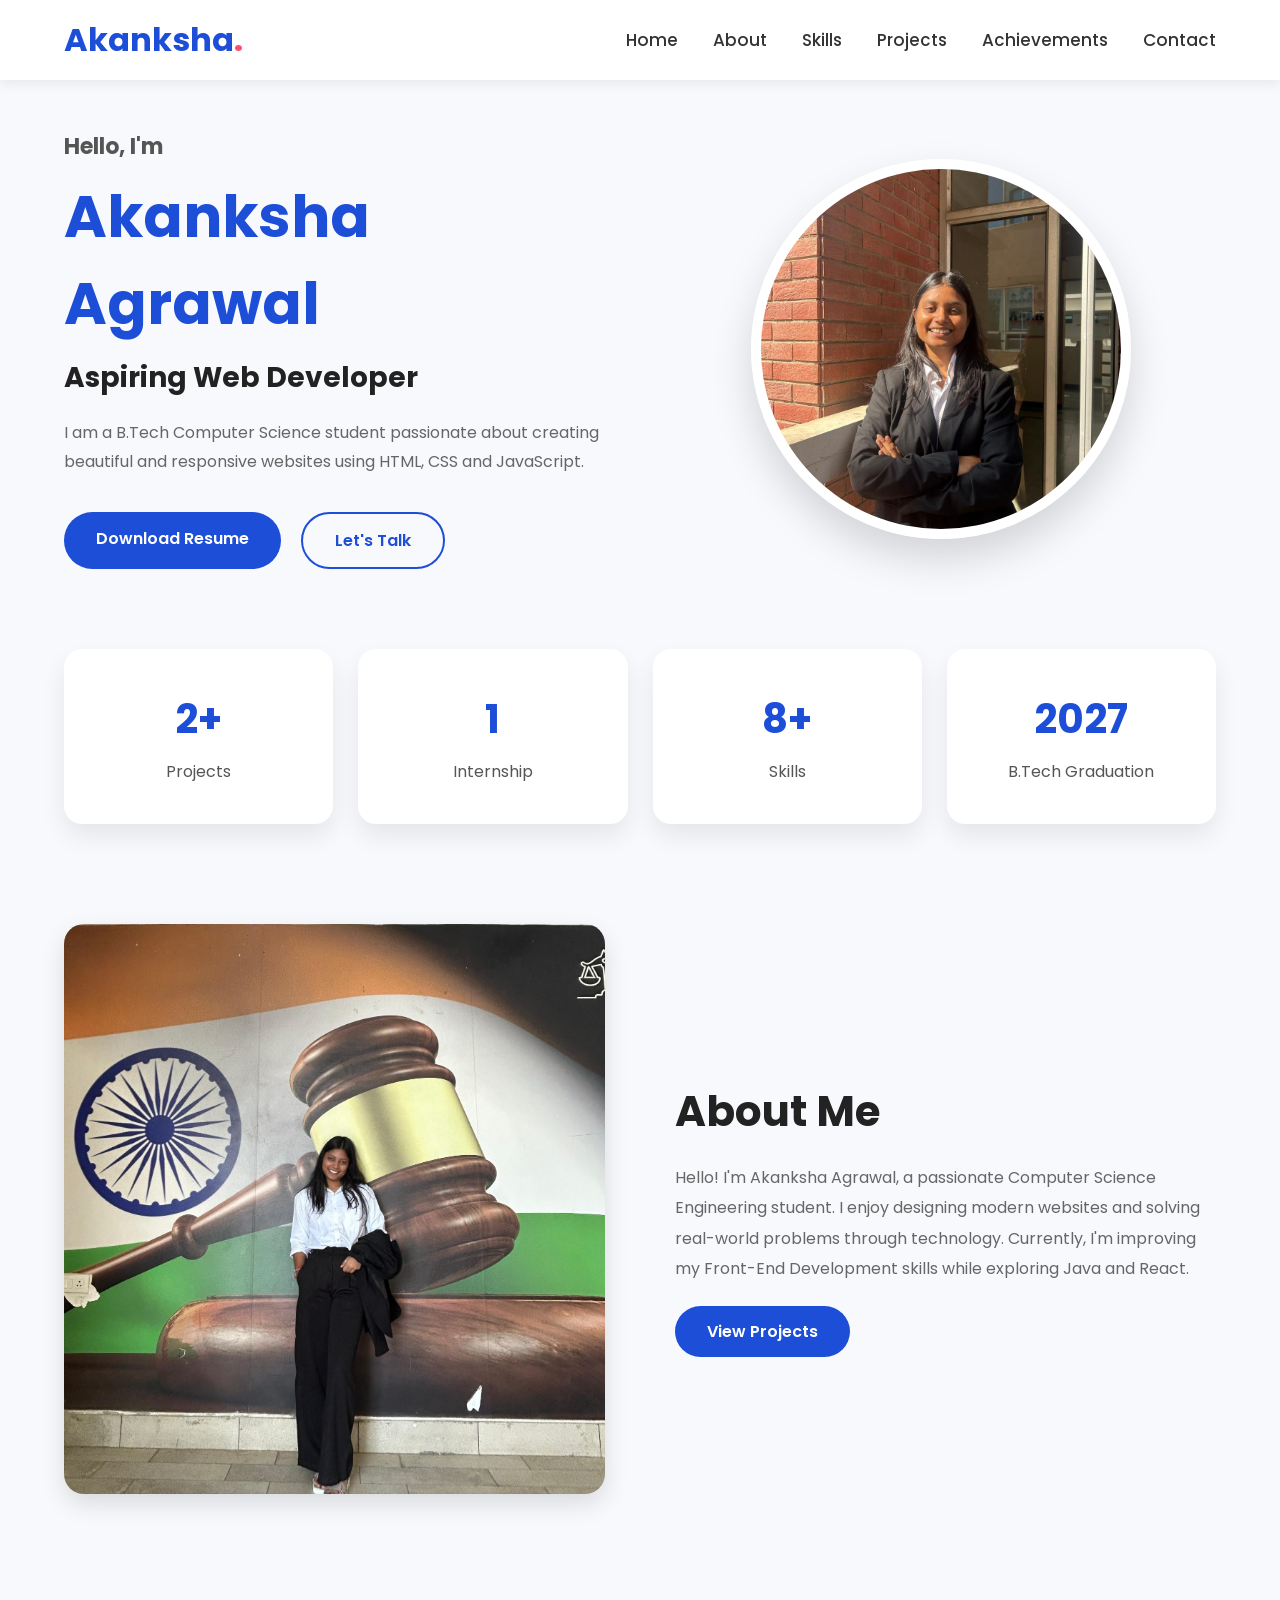
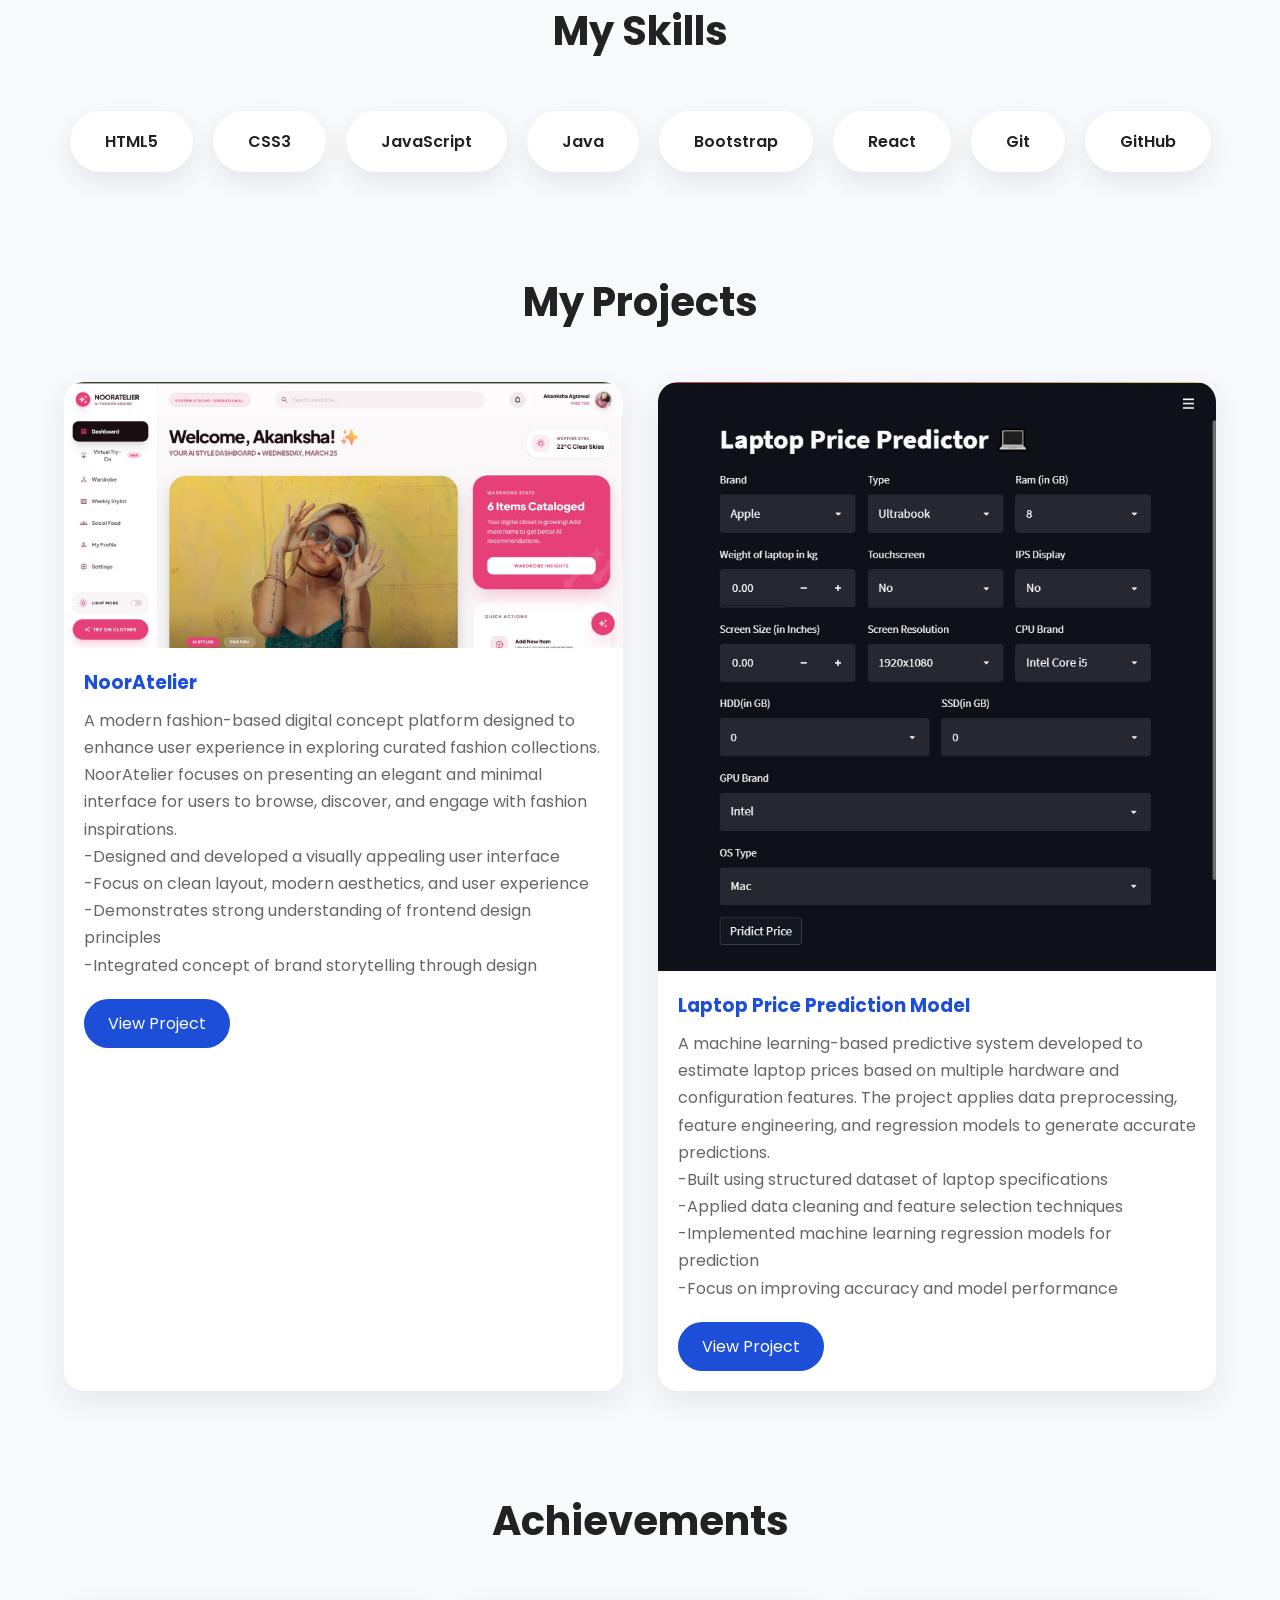
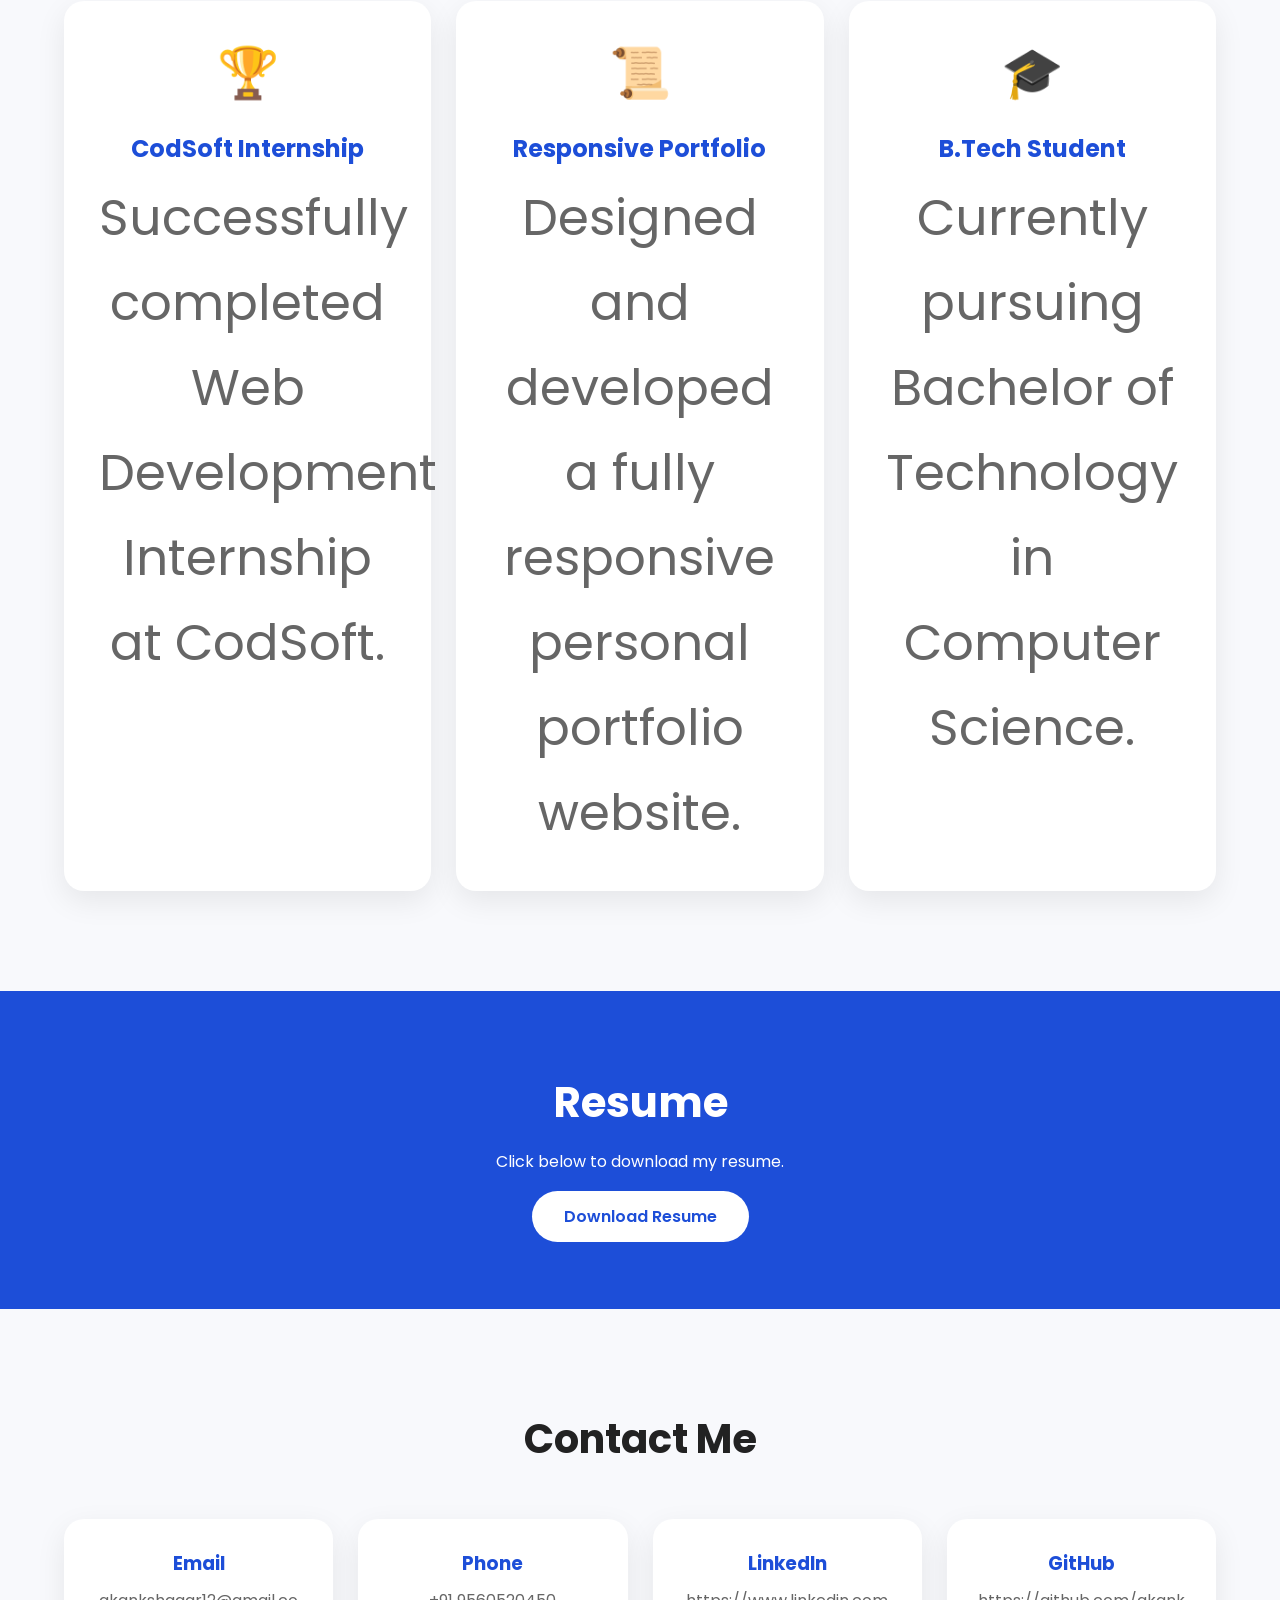
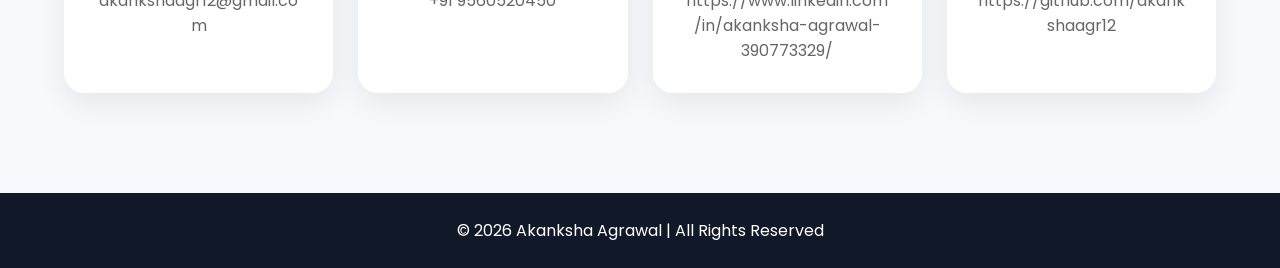
<file: CODESOFT/Task-1-Portfolio/index.html>
<!DOCTYPE html>
<html lang="en">
<head>
    <meta charset="UTF-8">
    <meta name="viewport" content="width=device-width, initial-scale=1.0">
    <title>Akanksha Agrawal | Portfolio</title>

    <link rel="stylesheet" href="style.css">

    <!-- Google Font -->
    <link href="https://fonts.googleapis.com/css2?family=Poppins:wght@300;400;500;600;700&display=swap" rel="stylesheet">
</head>

<body>

<!-- ================= NAVBAR ================= -->

<header>

<nav class="navbar">

<div class="logo">
Akanksha<span>.</span>
</div>

<ul class="nav-links">

<li><a href="#home">Home</a></li>

<li><a href="#about">About</a></li>

<li><a href="#skills">Skills</a></li>

<li><a href="#projects">Projects</a></li>

<li><a href="#achievement">Achievements</a></li>

<li><a href="#contact">Contact</a></li>

</ul>

</nav>

</header>

<!-- ================= HERO ================= -->

<section class="hero" id="home">

<div class="hero-text">

<h3>Hello, I'm</h3>

<h1>Akanksha Agrawal</h1>

<h2>Aspiring Web Developer</h2>

<p>

I am a B.Tech Computer Science student passionate about
creating beautiful and responsive websites using HTML,
CSS and JavaScript.

</p>

<div class="hero-btn">

<a href="resume/Akanksha_Resume.pdf" class="btn" download>
Download Resume
</a>

<a href="#contact" class="btn2">
Let's Talk
</a>

</div>

</div>

<div class="hero-image">

<img src="images/profile.jpeg" alt="Profile">

</div>

</section>

<!-- ================= STATS ================= -->

<section class="stats">

<div class="box">

<h2>2+</h2>

<p>Projects</p>

</div>

<div class="box">

<h2>1</h2>

<p>Internship</p>

</div>

<div class="box">

<h2>8+</h2>

<p>Skills</p>

</div>

<div class="box">

<h2>2027</h2>

<p>B.Tech Graduation</p>

</div>

</section>

<!-- ================= ABOUT ================= -->

<section class="about" id="about">

<div class="about-image">

<img src="images/profile1.jpeg">

</div>

<div class="about-text">

<h2>About Me</h2>

<p>

Hello! I'm Akanksha Agrawal, a passionate Computer
Science Engineering student.

I enjoy designing modern websites and solving real-world
problems through technology.

Currently, I'm improving my Front-End Development
skills while exploring Java and React.

</p>

<a href="#projects" class="btn">
View Projects
</a>

</div>

</section>

<!-- ================= SKILLS ================= -->

<section id="skills">

<h2 class="title">
My Skills
</h2>

<div class="skills-container">

<div class="skill">HTML5</div>

<div class="skill">CSS3</div>

<div class="skill">JavaScript</div>

<div class="skill">Java</div>

<div class="skill">Bootstrap</div>

<div class="skill">React</div>

<div class="skill">Git</div>

<div class="skill">GitHub</div>

</div>

</section>

<!-- ================= PROJECTS ================= -->

<section id="projects">

<h2 class="title">

My Projects

</h2>

<div class="project-container">

<div class="project-card">

<img src="images/project1.jpeg">

<h3>NoorAtelier</h3>

<p>

A modern fashion-based digital concept platform designed to enhance user experience in exploring curated fashion collections. NoorAtelier focuses on presenting an elegant and minimal interface for users to browse, discover, and engage with fashion inspirations.<br>

-Designed and developed a visually appealing user interface<br>
-Focus on clean layout, modern aesthetics, and user experience<br>
-Demonstrates strong understanding of frontend design principles<br>
-Integrated concept of brand storytelling through design
</p>

<a href="#">View Project</a>

</div>

<div class="project-card">

<img src="images/project2.jpeg">

<h3>Laptop Price Prediction Model</h3>

<p>

A machine learning-based predictive system developed to estimate laptop prices based on multiple hardware and configuration features. The project applies data preprocessing, feature engineering, and regression models to generate accurate predictions.<br>

-Built using structured dataset of laptop specifications<br>
-Applied data cleaning and feature selection techniques<br>
-Implemented machine learning regression models for prediction<br>
-Focus on improving accuracy and model performance

</p>

<a href="#">View Project</a>

</div>

</div>

</section>

<!-- ================= ACHIEVEMENTS ================= -->

<section id="achievement">

<h2 class="title">

Achievements

</h2>

<div class="achievement-container">

<div class="achievement-card">

🏆

<h3>CodSoft Internship</h3>

<p>

Successfully completed Web Development Internship
at CodSoft.

</p>

</div>

<div class="achievement-card">

📜

<h3>Responsive Portfolio</h3>

<p>

Designed and developed a fully responsive personal
portfolio website.

</p>

</div>

<div class="achievement-card">

🎓

<h3>B.Tech Student</h3>

<p>

Currently pursuing Bachelor of Technology in
Computer Science.

</p>

</div>

</div>

</section>

<!-- ================= RESUME ================= -->

<section class="resume">

<h2>

Resume

</h2>

<p>

Click below to download my resume.

</p>

<a href="resume/Akanksha_Resume.pdf"
download
class="btn">

Download Resume

</a>

</section>

<!-- ================= CONTACT ================= -->

<section id="contact">

<h2 class="title">

Contact Me

</h2>

<div class="contact-container">

<div class="contact-box">

<h3>Email</h3>

<p>akankshaagr12@gmail.com</p>

</div>

<div class="contact-box">

<h3>Phone</h3>

<p>+91 9560520450</p>

</div>

<div class="contact-box">

<h3>LinkedIn</h3>

<p>https://www.linkedin.com/in/akanksha-agrawal-390773329/</p>

</div>

<div class="contact-box">

<h3>GitHub</h3>

<p>https://github.com/akankshaagr12</p>

</div>

</div>

</section>

<!-- ================= FOOTER ================= -->

<footer>

<p>

© 2026 Akanksha Agrawal | All Rights Reserved

</p>

</footer>

</body>

</html>
</file>
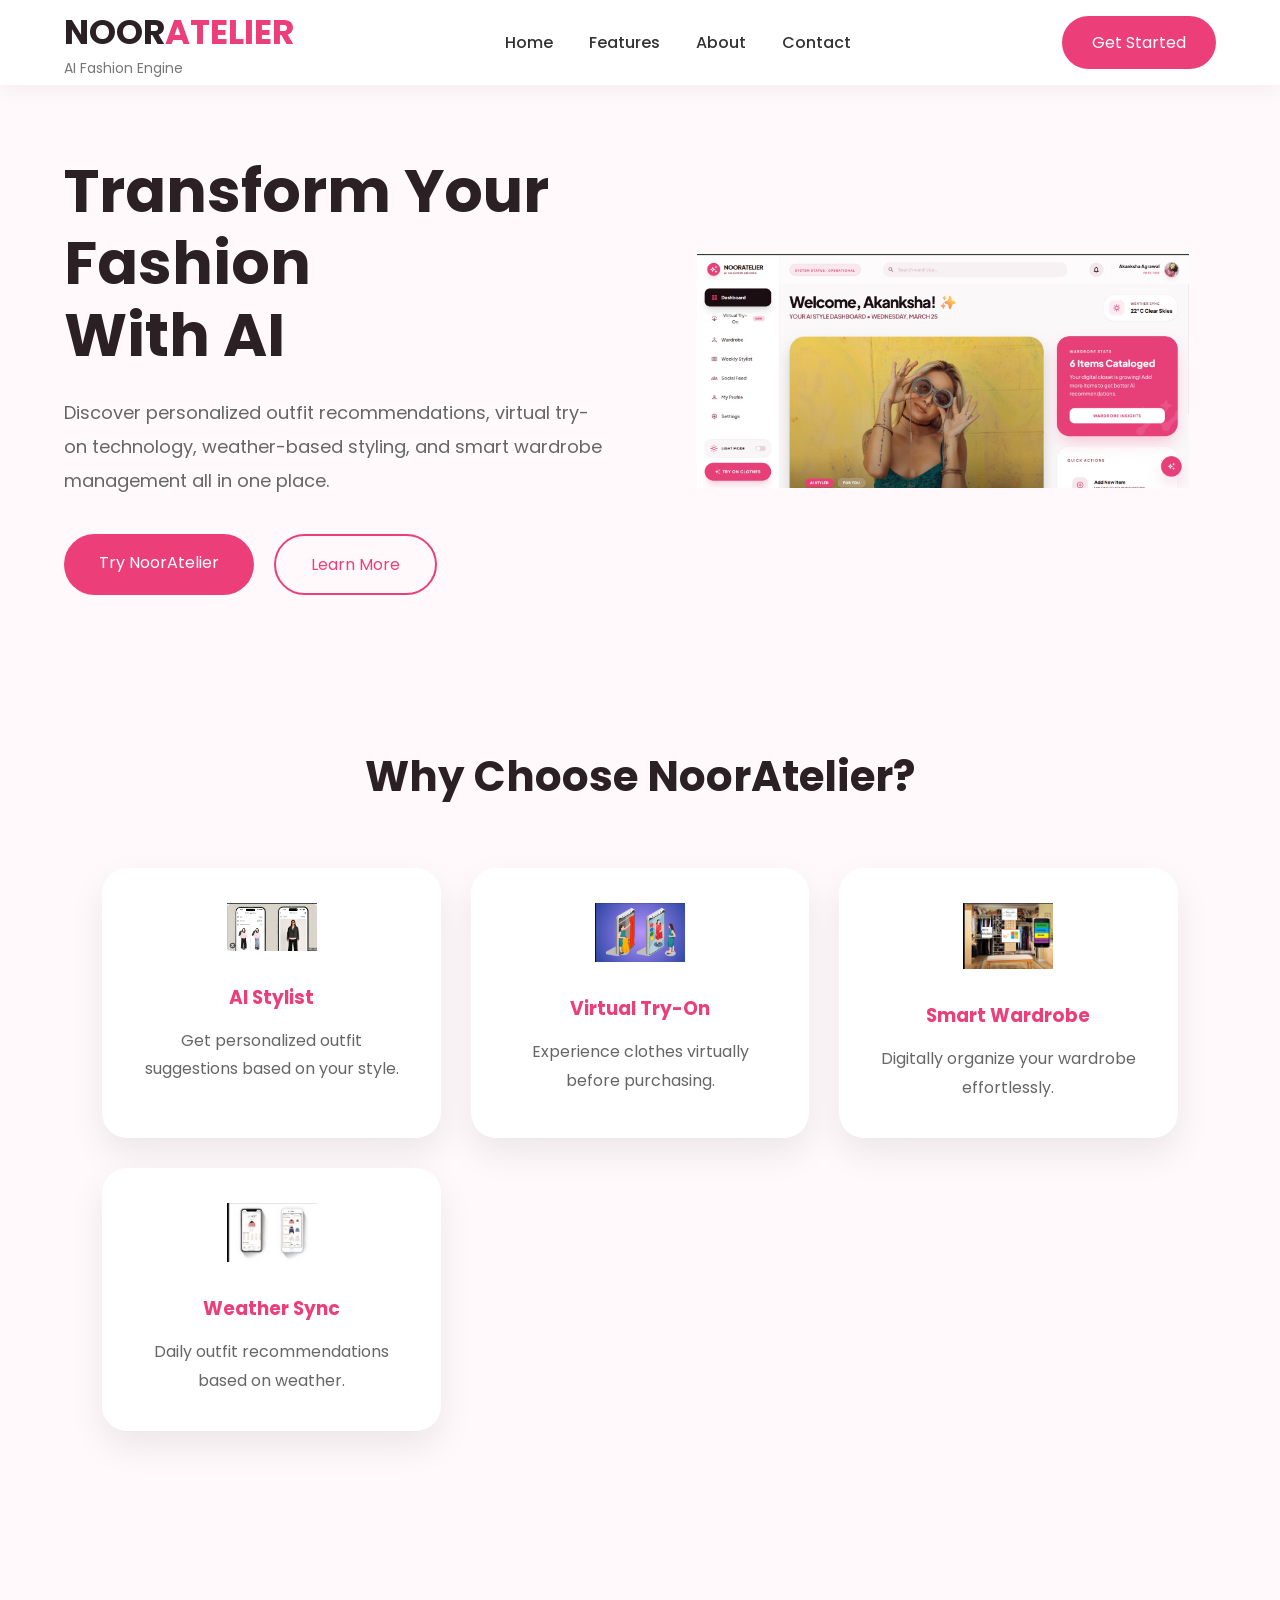
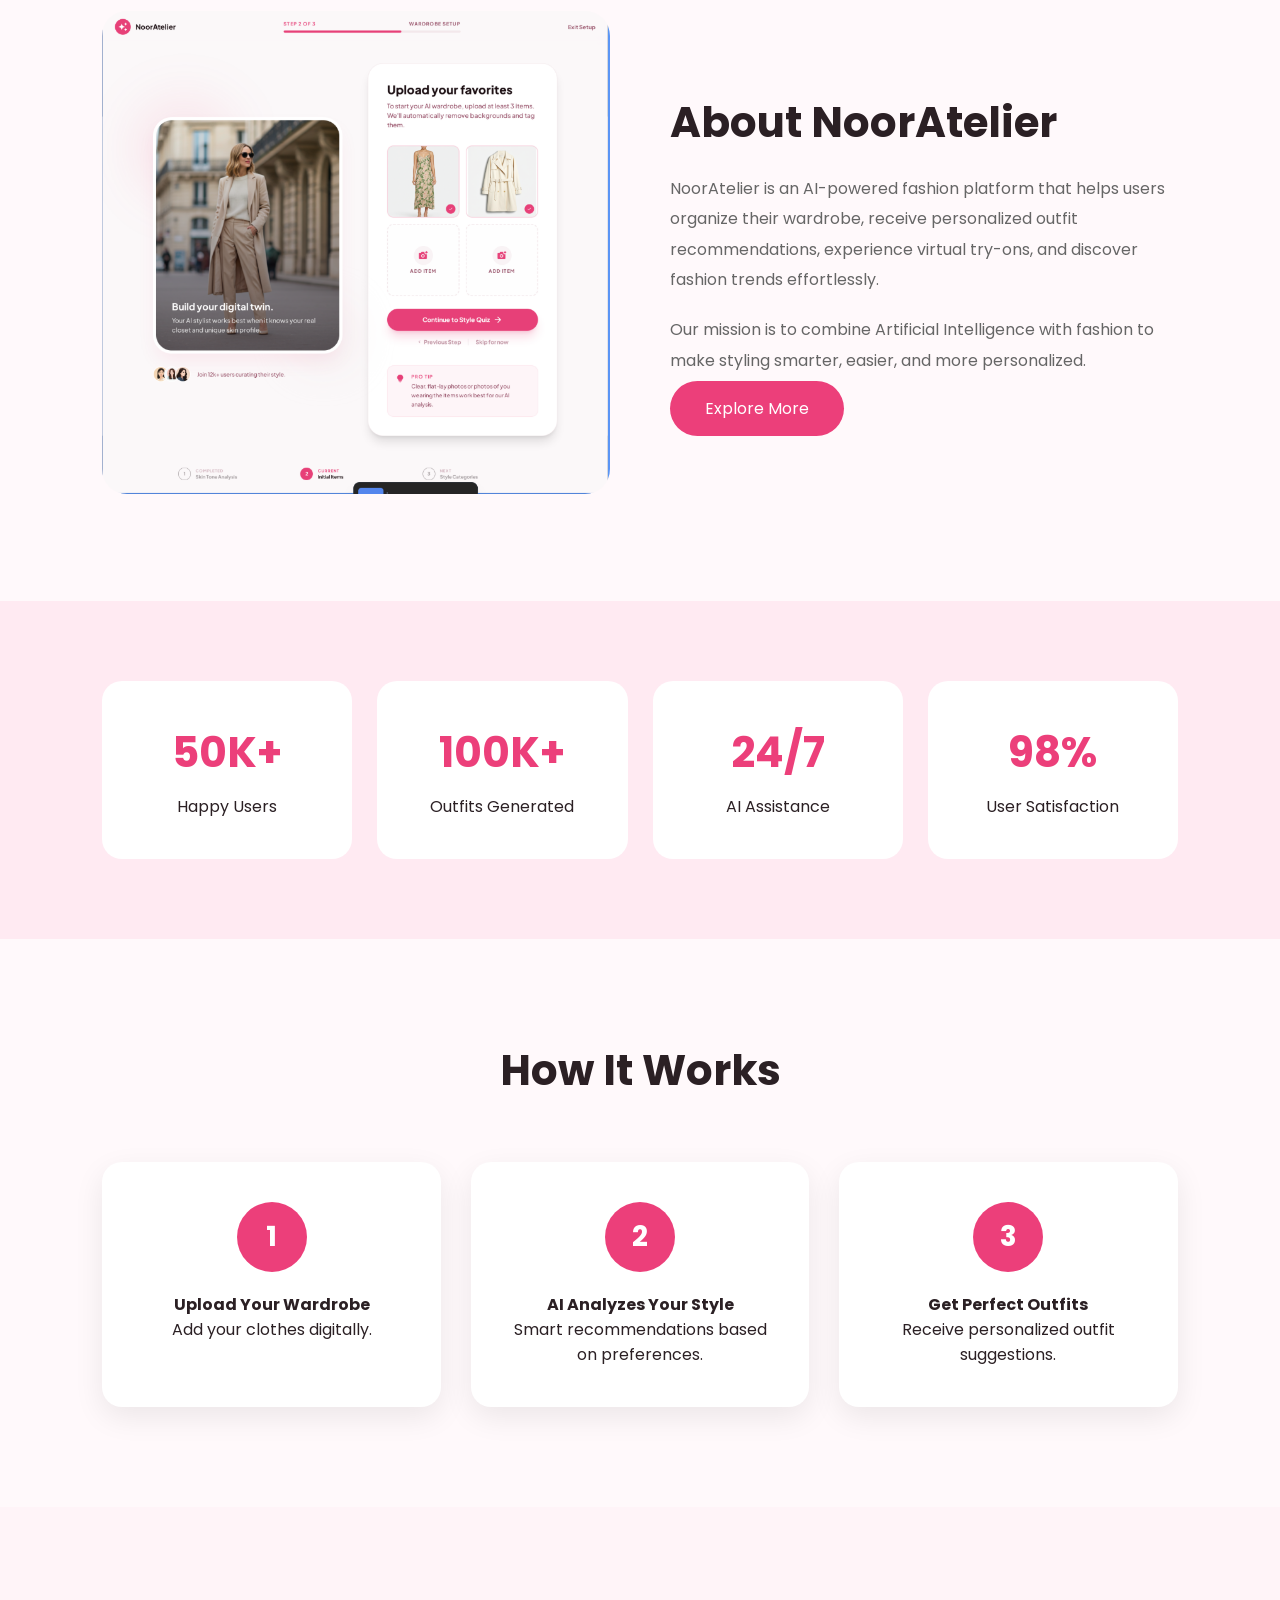
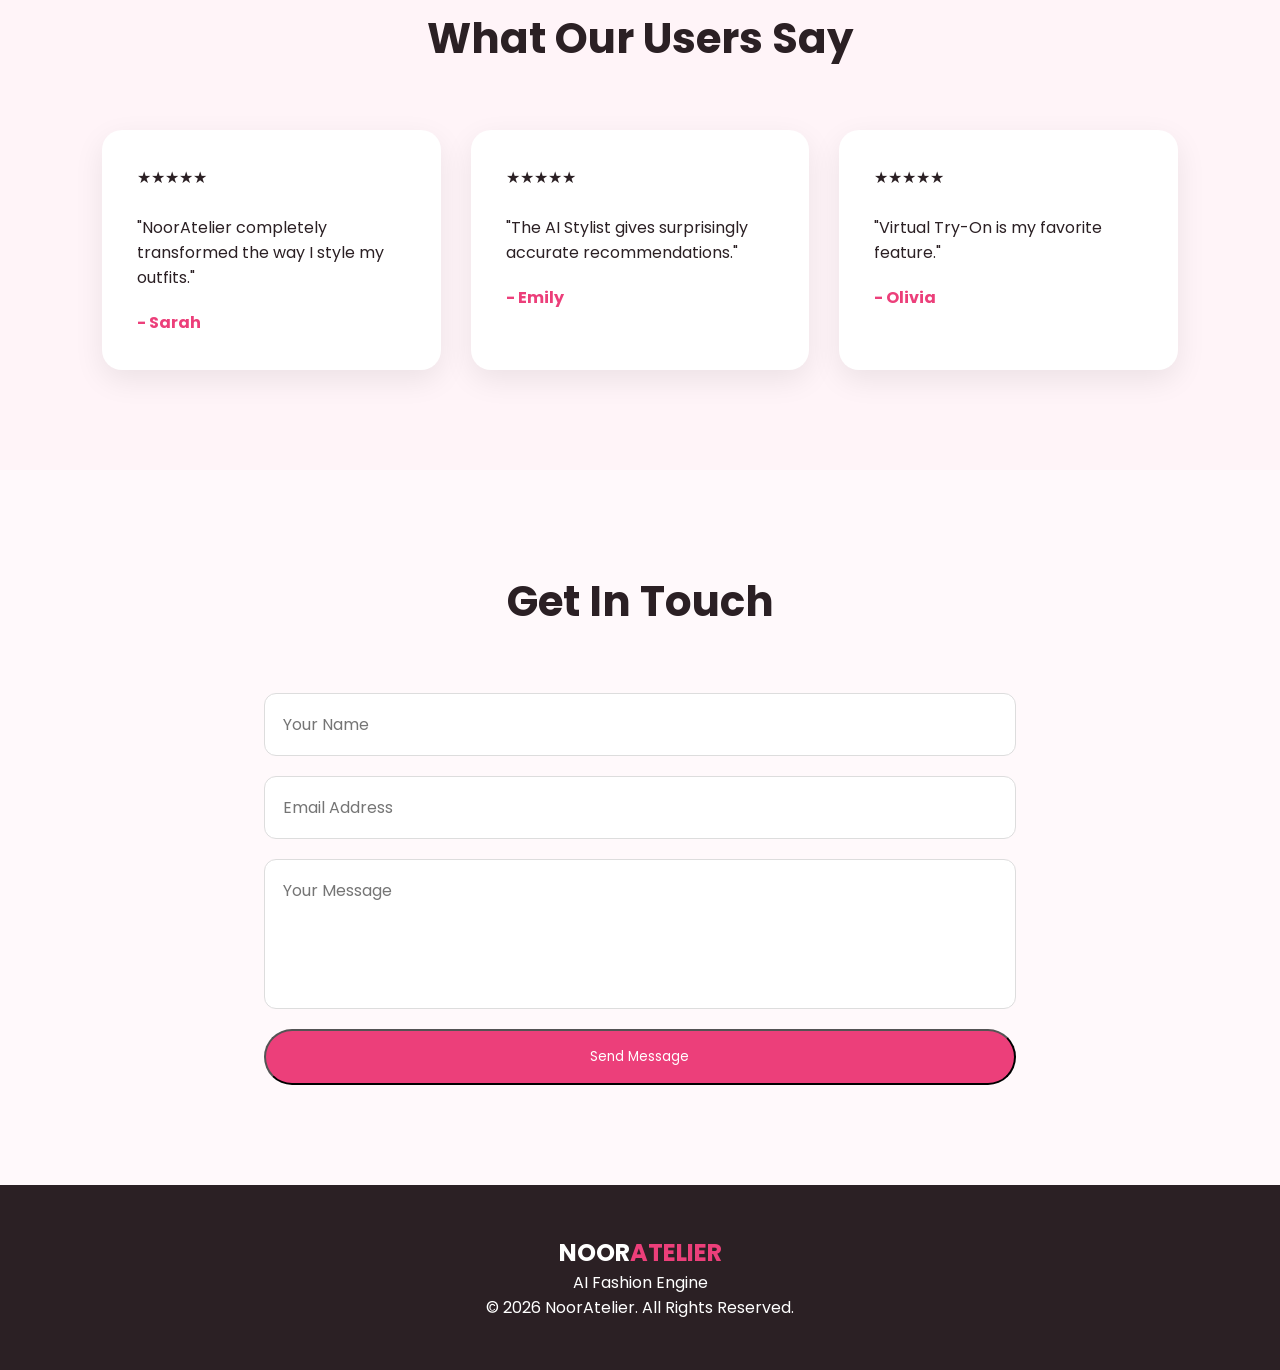
<file: CODESOFT/Task-2-Landing-Page/index.html>
<!DOCTYPE html>
<html lang="en">

<head>

<meta charset="UTF-8">
<meta name="viewport" content="width=device-width, initial-scale=1.0">

<title>NoorAtelier</title>

<link rel="stylesheet" href="style.css">

<link href="https://fonts.googleapis.com/css2?family=Poppins:wght@300;400;500;600;700&display=swap" rel="stylesheet">

</head>

<body>

<!-- ================= NAVBAR ================= -->

<header>

<nav class="navbar">

<div class="logo">

<h2>NOOR<span>ATELIER</span></h2>

<p>AI Fashion Engine</p>

</div>

<ul>

<li><a href="#">Home</a></li>

<li><a href="#features">Features</a></li>

<li><a href="#about">About</a></li>

<li><a href="#contact">Contact</a></li>

</ul>

<a href="#" class="nav-btn">Get Started</a>

</nav>

</header>

<!-- ================= HERO ================= -->

<section class="hero">

<div class="hero-text">

<h1>

Transform Your Fashion <br>

With AI

</h1>

<p>

Discover personalized outfit recommendations,

virtual try-on technology,

weather-based styling,

and smart wardrobe management

all in one place.

</p>

<div class="buttons">

<a href="#" class="pink-btn">

Try NoorAtelier

</a>

<a href="#" class="white-btn">

Learn More

</a>

</div>

</div>

<div class="hero-image">

<img src="images/hero.jpeg">

</div>

</section>

<!-- ================= FEATURES ================= -->

<section id="features">

<h2 class="title">

Why Choose NoorAtelier?

</h2>

<div class="feature-container">

<div class="feature-card">

<img src="images/ai.jpeg">

<h3>AI Stylist</h3>

<p>

Get personalized outfit suggestions based on your style.

</p>

</div>

<div class="feature-card">

<img src="images/tryon.jpeg">

<h3>Virtual Try-On</h3>

<p>

Experience clothes virtually before purchasing.

</p>

</div>

<div class="feature-card">

<img src="images/wardrobe.png">

<h3>Smart Wardrobe</h3>

<p>

Digitally organize your wardrobe effortlessly.

</p>

</div>

<div class="feature-card">

<img src="images/weather.jpeg">

<h3>Weather Sync</h3>

<p>

Daily outfit recommendations based on weather.

</p>

</div>

</div>

</section>
<!-- ================= ABOUT ================= -->

<section id="about">

<div class="about-image">

<img src="images/fashion.png" alt="About NoorAtelier">

</div>

<div class="about-text">

<h2>About NoorAtelier</h2>

<p>

NoorAtelier is an AI-powered fashion platform that helps users organize
their wardrobe, receive personalized outfit recommendations,
experience virtual try-ons, and discover fashion trends effortlessly.

</p>

<p>

Our mission is to combine Artificial Intelligence with fashion to make
styling smarter, easier, and more personalized.

</p>

<a href="#" class="pink-btn">Explore More</a>

</div>

</section>

<!-- ================= STATS ================= -->

<section class="stats">

<div class="stat-box">

<h2>50K+</h2>

<p>Happy Users</p>

</div>

<div class="stat-box">

<h2>100K+</h2>

<p>Outfits Generated</p>

</div>

<div class="stat-box">

<h2>24/7</h2>

<p>AI Assistance</p>

</div>

<div class="stat-box">

<h2>98%</h2>

<p>User Satisfaction</p>

</div>

</section>

<!-- ================= HOW IT WORKS ================= -->

<section class="steps">

<h2 class="title">How It Works</h2>

<div class="step-container">

<div class="step">

<h3>1</h3>

<h4>Upload Your Wardrobe</h4>

<p>Add your clothes digitally.</p>

</div>

<div class="step">

<h3>2</h3>

<h4>AI Analyzes Your Style</h4>

<p>Smart recommendations based on preferences.</p>

</div>

<div class="step">

<h3>3</h3>

<h4>Get Perfect Outfits</h4>

<p>Receive personalized outfit suggestions.</p>

</div>

</div>

</section>

<!-- ================= TESTIMONIAL ================= -->

<section class="testimonial">

<h2 class="title">What Our Users Say</h2>

<div class="testimonial-container">

<div class="review">

<p>

★★★★★

<br><br>

"NoorAtelier completely transformed the way I style my outfits."

</p>

<h4>- Sarah</h4>

</div>

<div class="review">

<p>

★★★★★

<br><br>

"The AI Stylist gives surprisingly accurate recommendations."

</p>

<h4>- Emily</h4>

</div>

<div class="review">

<p>

★★★★★

<br><br>

"Virtual Try-On is my favorite feature."

</p>

<h4>- Olivia</h4>

</div>

</div>

</section>

<!-- ================= CONTACT ================= -->

<section id="contact">

<h2 class="title">Get In Touch</h2>

<div class="contact-box">

<input type="text" placeholder="Your Name">

<input type="email" placeholder="Email Address">

<textarea placeholder="Your Message"></textarea>

<button class="pink-btn">Send Message</button>

</div>

</section>

<!-- ================= FOOTER ================= -->

<footer>

<h2>NOOR<span>ATELIER</span></h2>

<p>

AI Fashion Engine

</p>

<p>

© 2026 NoorAtelier. All Rights Reserved.

</p>

</footer>

</body>

</html>

</body>

</html>
</file>
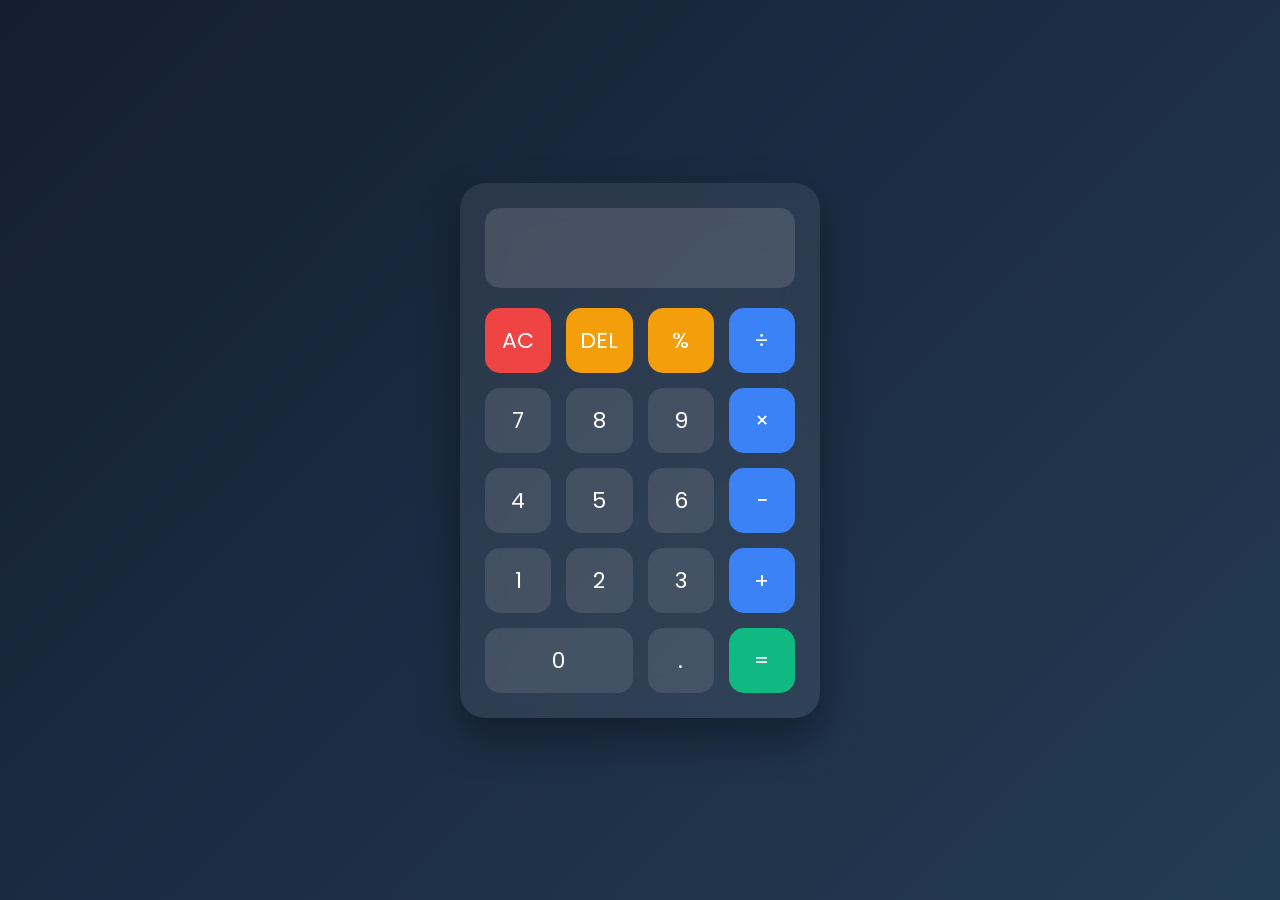
<file: CODESOFT/Task-3-Calculator/index.html>
<!DOCTYPE html>
<html lang="en">
<head>
<meta charset="UTF-8">
<meta name="viewport" content="width=device-width, initial-scale=1.0">

<title>Modern Calculator</title>

<link rel="stylesheet" href="style.css">

<link rel="preconnect" href="https://fonts.googleapis.com">
<link href="https://fonts.googleapis.com/css2?family=Poppins:wght@400;500;600&display=swap" rel="stylesheet">

</head>
<body>

<div class="calculator">

    <input type="text" id="display" readonly>

    <div class="buttons">

        <button class="red" onclick="clearDisplay()">AC</button>
        <button class="orange" onclick="deleteLast()">DEL</button>
        <button class="orange" onclick="append('%')">%</button>
        <button class="blue" onclick="append('/')">÷</button>

        <button onclick="append('7')">7</button>
        <button onclick="append('8')">8</button>
        <button onclick="append('9')">9</button>
        <button class="blue" onclick="append('*')">×</button>

        <button onclick="append('4')">4</button>
        <button onclick="append('5')">5</button>
        <button onclick="append('6')">6</button>
        <button class="blue" onclick="append('-')">−</button>

        <button onclick="append('1')">1</button>
        <button onclick="append('2')">2</button>
        <button onclick="append('3')">3</button>
        <button class="blue" onclick="append('+')">+</button>

        <button class="zero" onclick="append('0')">0</button>
        <button onclick="append('.')">.</button>
        <button class="equal" onclick="calculate()">=</button>

    </div>

</div>

<script src="script.js"></script>

</body>
</html>
</file>
<file: CODESOFT/Task-1-Portfolio/style.css>
/*==========================
Google Font
==========================*/

@import url('https://fonts.googleapis.com/css2?family=Poppins:wght@300;400;500;600;700;800&display=swap');

*{
    margin:0;
    padding:0;
    box-sizing:border-box;
    scroll-behavior:smooth;
    font-family:'Poppins',sans-serif;
}

body{
    background:#f8f9fc;
    color:#222;
    overflow-x:hidden;
}

/*==========================
Navbar
==========================*/

header{
    width:100%;
    position:fixed;
    top:0;
    left:0;
    background:#fff;
    box-shadow:0 3px 12px rgba(0,0,0,.08);
    z-index:1000;
}

.navbar{
    width:90%;
    margin:auto;
    display:flex;
    justify-content:space-between;
    align-items:center;
    height:80px;
}

.logo{
    font-size:32px;
    font-weight:700;
    color:#1d4ed8;
}

.logo span{
    color:#ff4d6d;
}

.nav-links{
    display:flex;
    list-style:none;
}

.nav-links li{
    margin-left:35px;
}

.nav-links a{
    text-decoration:none;
    color:#333;
    font-size:17px;
    font-weight:500;
    transition:.3s;
}

.nav-links a:hover{
    color:#1d4ed8;
}

/*==========================
Hero
==========================*/

.hero{
    width:90%;
    margin:130px auto 80px;
    display:flex;
    justify-content:space-between;
    align-items:center;
    gap:50px;
}

.hero-text{
    flex:1;
}

.hero-text h3{
    font-size:22px;
    color:#555;
}

.hero-text h1{
    font-size:58px;
    color:#1d4ed8;
    margin:10px 0;
}

.hero-text h2{
    font-size:28px;
    margin-bottom:20px;
}

.hero-text p{
    line-height:1.8;
    color:#666;
    margin-bottom:35px;
}

.hero-btn{
    display:flex;
    gap:20px;
}

.btn{
    background:#1d4ed8;
    color:white;
    text-decoration:none;
    padding:14px 32px;
    border-radius:50px;
    transition:.3s;
    font-weight:600;
}

.btn:hover{
    background:#143ea8;
}

.btn2{
    text-decoration:none;
    border:2px solid #1d4ed8;
    color:#1d4ed8;
    padding:14px 32px;
    border-radius:50px;
    transition:.3s;
    font-weight:600;
}

.btn2:hover{
    background:#1d4ed8;
    color:white;
}

.hero-image{
    flex:1;
    display:flex;
    justify-content:center;
}

.hero-image img{
    width:380px;
    height:380px;
    object-fit:cover;
    border-radius:50%;
    border:10px solid white;
    box-shadow:0 20px 40px rgba(0,0,0,.15);
}

/*==========================
Stats
==========================*/

.stats{
    width:90%;
    margin:auto;
    display:grid;
    grid-template-columns:repeat(4,1fr);
    gap:25px;
}

.box{
    background:white;
    padding:40px;
    text-align:center;
    border-radius:18px;
    box-shadow:0 12px 25px rgba(0,0,0,.08);
    transition:.4s;
}

.box:hover{
    transform:translateY(-10px);
}

.box h2{
    color:#1d4ed8;
    font-size:40px;
}

.box p{
    margin-top:10px;
    color:#555;
}

/*==========================
About
==========================*/

.about{
    width:90%;
    margin:100px auto;
    display:flex;
    align-items:center;
    gap:70px;
}

.about-image{
    flex:1;
}

.about-image img{
    width:100%;
    border-radius:20px;
    box-shadow:0 10px 25px rgba(0,0,0,.12);
}

.about-text{
    flex:1;
}

.about-text h2{
    font-size:42px;
    margin-bottom:20px;
}

.about-text p{
    line-height:1.9;
    color:#666;
    margin-bottom:35px;
}

/*==========================
Skills
==========================*/

#skills{
    width:90%;
    margin:100px auto;
}

.title{
    text-align:center;
    font-size:40px;
    margin-bottom:50px;
}

.skills-container{
    display:flex;
    flex-wrap:wrap;
    justify-content:center;
    gap:20px;
}

.skill{
    background:white;
    padding:18px 35px;
    border-radius:50px;
    box-shadow:0 10px 25px rgba(0,0,0,.08);
    transition:.4s;
    font-weight:600;
}

.skill:hover{
    background:#1d4ed8;
    color:white;
    transform:scale(1.08);
}
/*==========================
Projects
==========================*/

#projects{
    width:90%;
    margin:100px auto;
}

.project-container{
    display:grid;
    grid-template-columns:repeat(auto-fit,minmax(320px,1fr));
    gap:35px;
}

.project-card{
    background:#fff;
    border-radius:20px;
    overflow:hidden;
    box-shadow:0 10px 30px rgba(0,0,0,.08);
    transition:.4s;
}

.project-card:hover{
    transform:translateY(-10px);
    box-shadow:0 20px 40px rgba(0,0,0,.15);
}

.project-card img{
    width:100%;
    height:auto;
    display:block;
    object-fit:contain;
}

.project-card h3{
    padding:20px 20px 10px;
    color:#1d4ed8;
}

.project-card p{
    padding:0 20px;
    color:#666;
    line-height:1.7;
}

.project-card a{
    display:inline-block;
    margin:20px;
    padding:12px 24px;
    background:#1d4ed8;
    color:#fff;
    text-decoration:none;
    border-radius:30px;
    transition:.3s;
}

.project-card a:hover{
    background:#143ea8;
}

/*==========================
Achievements
==========================*/

#achievement{
    width:90%;
    margin:100px auto;
}

.achievement-container{
    display:grid;
    grid-template-columns:repeat(auto-fit,minmax(250px,1fr));
    gap:25px;
}

.achievement-card{
    background:#fff;
    border-radius:20px;
    padding:35px;
    text-align:center;
    box-shadow:0 10px 30px rgba(0,0,0,.08);
    transition:.4s;
}

.achievement-card:hover{
    transform:translateY(-8px);
}

.achievement-card{
    font-size:50px;
}

.achievement-card h3{
    margin:20px 0 10px;
    color:#1d4ed8;
    font-size:24px;
}

.achievement-card p{
    color:#666;
    line-height:1.7;
}

/*==========================
Resume
==========================*/

.resume{
    background:#1d4ed8;
    color:#fff;
    text-align:center;
    padding:80px 20px;
}

.resume h2{
    font-size:42px;
    margin-bottom:15px;
}

.resume p{
    margin-bottom:30px;
}

.resume .btn{
    background:#fff;
    color:#1d4ed8;
}

.resume .btn:hover{
    background:#f2f2f2;
}

/*==========================
Contact
==========================*/

#contact{
    width:90%;
    margin:100px auto;
}

.contact-container{
    display:grid;
    grid-template-columns:repeat(auto-fit,minmax(220px,1fr));
    gap:25px;
}

.contact-box{
    background:#fff;
    padding:30px;
    text-align:center;
    border-radius:20px;
    box-shadow:0 10px 30px rgba(0,0,0,.08);
    transition:.3s;
}

.contact-box:hover{
    transform:translateY(-8px);
}

.contact-box h3{
    color:#1d4ed8;
    margin-bottom:10px;
}

.contact-box p{
    color:#666;
    word-wrap:break-word;
}

/*==========================
Footer
==========================*/

footer{
    background:#111827;
    color:#fff;
    text-align:center;
    padding:25px;
}

/*==========================
Responsive
==========================*/

@media(max-width:992px){

.hero{
    flex-direction:column-reverse;
    text-align:center;
}

.hero-btn{
    justify-content:center;
}

.about{
    flex-direction:column;
}

.stats{
    grid-template-columns:repeat(2,1fr);
}

.hero-text h1{
    font-size:45px;
}

.hero-image img{
    width:300px;
    height:300px;
}

}

@media(max-width:768px){

.navbar{
    flex-direction:column;
    height:auto;
    padding:15px 0;
}

.nav-links{
    flex-wrap:wrap;
    justify-content:center;
    margin-top:15px;
}

.nav-links li{
    margin:10px;
}

.stats{
    grid-template-columns:1fr;
}

.hero{
    margin-top:180px;
}

.hero-text h1{
    font-size:38px;
}

.hero-text h2{
    font-size:22px;
}

.title{
    font-size:32px;
}

.about-text h2{
    font-size:34px;
}

.resume h2{
    font-size:34px;
}

.hero-image img{
    width:250px;
    height:250px;
}

.hero-btn{
    flex-direction:column;
    align-items:center;
}

.btn,
.btn2{
    width:220px;
    text-align:center;
}

}

@media(max-width:500px){

.hero-text h1{
    font-size:30px;
}

.hero-text p{
    font-size:15px;
}

.project-card img{
    height:180px;
}

}
</file>
<file: CODESOFT/Task-2-Landing-Page/style.css>
*{
margin:0;
padding:0;
box-sizing:border-box;
font-family:'Poppins',sans-serif;
scroll-behavior:smooth;
}

body{

background:#FFF9FB;

color:#2B2024;

}

/*======================
Navbar
======================*/

header{

position:sticky;

top:0;

background:white;

box-shadow:0 5px 20px rgba(0,0,0,.05);

z-index:999;

}

.navbar{

width:90%;

margin:auto;

display:flex;

justify-content:space-between;

align-items:center;

height:85px;

}

.logo h2{

font-size:34px;

font-weight:700;

}

.logo span{

color:#EC3F7A;

}

.logo p{

color:#777;

font-size:14px;

}

.navbar ul{

display:flex;

list-style:none;

}

.navbar ul li{

margin:0 18px;

}

.navbar ul li a{

text-decoration:none;

font-weight:500;

color:#333;

transition:.3s;

}

.navbar ul li a:hover{

color:#EC3F7A;

}

.nav-btn{

padding:14px 30px;

background:#EC3F7A;

color:white;

text-decoration:none;

border-radius:40px;

transition:.3s;

}

.nav-btn:hover{

background:#d52f68;

}

/*======================
Hero
======================*/

.hero{

width:90%;

margin:70px auto;

display:flex;

justify-content:space-between;

align-items:center;

gap:60px;

}

.hero-text{

flex:1;

}

.hero-text h1{

font-size:60px;

line-height:1.2;

margin-bottom:25px;

}

.hero-text p{

font-size:18px;

line-height:1.9;

color:#666;

margin-bottom:35px;

}

.buttons{

display:flex;

gap:20px;

}

.pink-btn{

background:#EC3F7A;

color:white;

padding:16px 35px;

border-radius:40px;

text-decoration:none;

transition:.3s;

}

.white-btn{

border:2px solid #EC3F7A;

color:#EC3F7A;

padding:16px 35px;

border-radius:40px;

text-decoration:none;

transition:.3s;

}

.white-btn:hover{

background:#EC3F7A;

color:white;

}

.hero-image{

flex:1;

text-align:center;

}

.hero-image img{

width:90%;

animation:float 4s infinite ease-in-out;

}

@keyframes float{

0%{transform:translateY(0);}

50%{transform:translateY(-12px);}

100%{transform:translateY(0);}

}

/*======================
Features
======================*/

#features{

padding:80px 8%;

}

.title{

text-align:center;

font-size:42px;

margin-bottom:60px;

}

.feature-container{

display:grid;

grid-template-columns:repeat(auto-fit,minmax(250px,1fr));

gap:30px;

}

.feature-card{

background:white;

padding:35px;

border-radius:25px;

text-align:center;

box-shadow:0 15px 35px rgba(0,0,0,.08);

transition:.4s;

}

.feature-card:hover{

transform:translateY(-12px);

}

.feature-card img{

width:90px;

margin-bottom:25px;

}

.feature-card h3{

margin-bottom:15px;

color:#EC3F7A;

}

.feature-card p{

color:#666;

line-height:1.8;

}
/*======================
About
======================*/

#about{

padding:100px 8%;

display:flex;

align-items:center;

justify-content:space-between;

gap:60px;

}

.about-image{

flex:1;

}

.about-image img{

width:100%;

border-radius:25px;

}

.about-text{

flex:1;

}

.about-text h2{

font-size:42px;

margin-bottom:20px;

}

.about-text p{

line-height:1.9;

color:#666;

margin-bottom:20px;

}

/*======================
Stats
======================*/

.stats{

padding:80px 8%;

display:grid;

grid-template-columns:repeat(4,1fr);

gap:25px;

background:#FFEAF2;

}

.stat-box{

background:white;

padding:40px;

text-align:center;

border-radius:20px;

}

.stat-box h2{

font-size:42px;

color:#EC3F7A;

margin-bottom:10px;

}

/*======================
Steps
======================*/

.steps{

padding:100px 8%;

}

.step-container{

display:grid;

grid-template-columns:repeat(3,1fr);

gap:30px;

}

.step{

background:white;

padding:40px;

border-radius:20px;

text-align:center;

box-shadow:0 10px 30px rgba(0,0,0,.08);

}

.step h3{

width:70px;

height:70px;

margin:auto;

background:#EC3F7A;

color:white;

border-radius:50%;

display:flex;

justify-content:center;

align-items:center;

font-size:28px;

margin-bottom:20px;

}

/*======================
Testimonials
======================*/

.testimonial{

padding:100px 8%;

background:#FFF4F8;

}

.testimonial-container{

display:grid;

grid-template-columns:repeat(3,1fr);

gap:30px;

}

.review{

background:white;

padding:35px;

border-radius:20px;

box-shadow:0 10px 30px rgba(0,0,0,.08);

}

.review h4{

margin-top:20px;

color:#EC3F7A;

}

/*======================
Contact
======================*/

#contact{

padding:100px 8%;

}

.contact-box{

width:70%;

margin:auto;

display:flex;

flex-direction:column;

gap:20px;

}

.contact-box input,

.contact-box textarea{

padding:18px;

border:1px solid #ddd;

border-radius:12px;

font-size:16px;

}

.contact-box textarea{

height:150px;

resize:none;

}

/*======================
Footer
======================*/

footer{

background:#2B2024;

color:white;

text-align:center;

padding:50px;

}

footer span{

color:#EC3F7A;

}

/*======================
Responsive
======================*/

@media(max-width:992px){

.hero,

#about{

flex-direction:column;

text-align:center;

}

.stats{

grid-template-columns:repeat(2,1fr);

}

.step-container,

.testimonial-container{

grid-template-columns:1fr;

}

.contact-box{

width:100%;

}

.navbar{

flex-direction:column;

height:auto;

padding:20px;

}

.navbar ul{

margin:20px 0;

}

}

@media(max-width:768px){

.hero-text h1{

font-size:40px;

}

.title{

font-size:34px;

}

.stats{

grid-template-columns:1fr;

}

.buttons{

flex-direction:column;

}

.hero-image img{

width:100%;

}

}
</file>
<file: CODESOFT/Task-3-Calculator/style.css>
*{
    margin:0;
    padding:0;
    box-sizing:border-box;
    font-family:'Poppins',sans-serif;
}

body{

    display:flex;
    justify-content:center;
    align-items:center;

    height:100vh;

    background:linear-gradient(135deg,#141e30,#243b55);

}

.calculator{

    width:360px;

    padding:25px;

    border-radius:25px;

    background:rgba(255,255,255,.08);

    backdrop-filter:blur(20px);

    box-shadow:0 20px 40px rgba(0,0,0,.35);

}

#display{

    width:100%;

    height:80px;

    border:none;

    outline:none;

    border-radius:15px;

    margin-bottom:20px;

    background:rgba(255,255,255,.12);

    color:white;

    font-size:34px;

    text-align:right;

    padding:20px;

}

.buttons{

    display:grid;

    grid-template-columns:repeat(4,1fr);

    gap:15px;

}

button{

    height:65px;

    border:none;

    border-radius:15px;

    font-size:22px;

    cursor:pointer;

    background:rgba(255,255,255,.1);

    color:white;

    transition:.3s;

}

button:hover{

    transform:translateY(-3px);

    background:rgba(255,255,255,.2);

}

.blue{

    background:#3b82f6;

}

.blue:hover{

    background:#2563eb;

}

.red{

    background:#ef4444;

}

.orange{

    background:#f59e0b;

}

.equal{

    background:#10b981;

}

.equal:hover{

    background:#059669;

}

.zero{

    grid-column:span 2;

}

@media(max-width:450px){

.calculator{

width:95%;

}

button{

height:60px;

font-size:20px;

}

#display{

font-size:28px;

}

}
</file>
